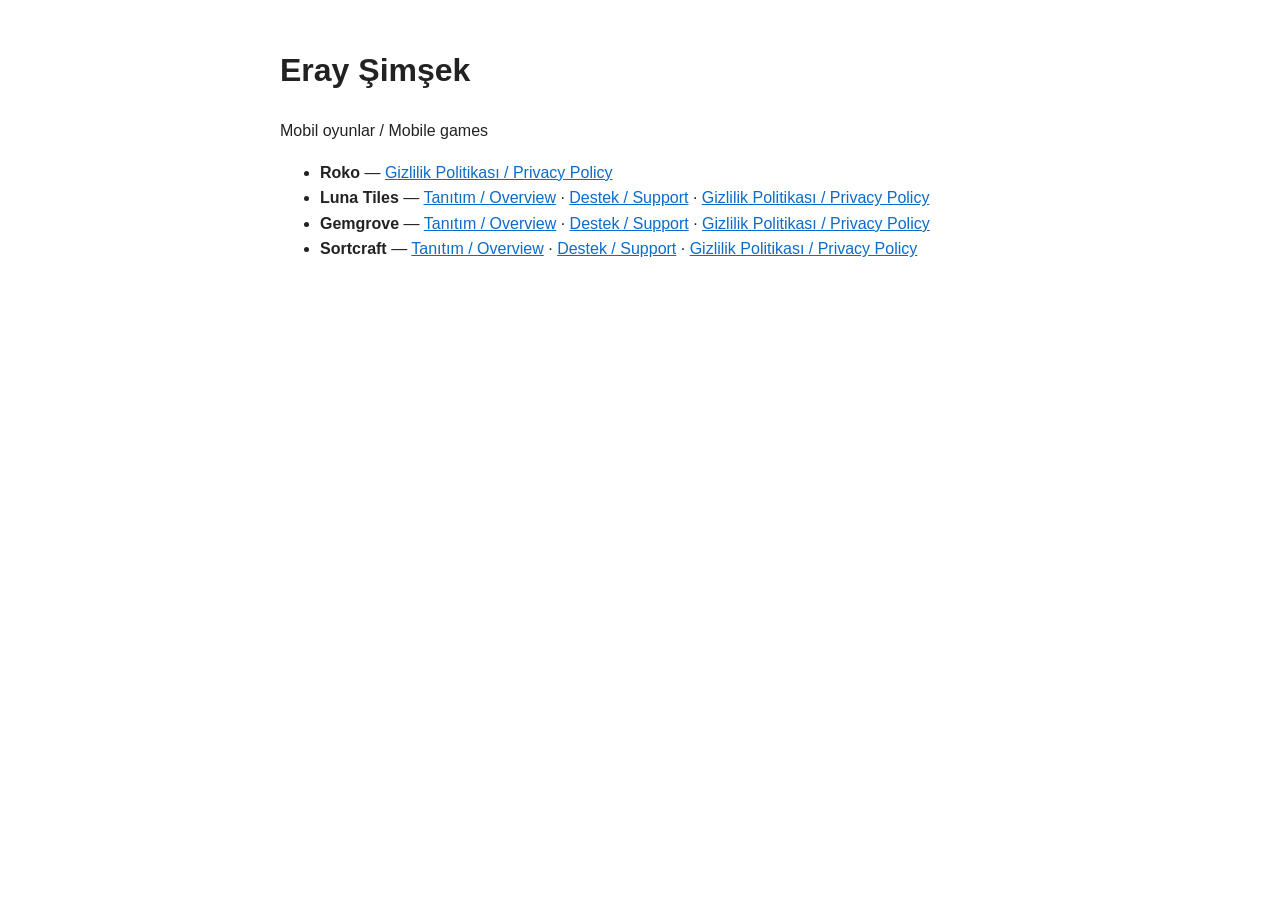
<file: index.html>
<!DOCTYPE html>
<html lang="tr">
<head>
<meta charset="utf-8">
<meta name="viewport" content="width=device-width, initial-scale=1">
<title>Eray Şimşek — Uygulamalar</title>
<style>
  body { font-family: -apple-system, "Segoe UI", Roboto, sans-serif; line-height: 1.6;
         max-width: 720px; margin: 0 auto; padding: 24px 16px; color: #222; }
  a { color: #0b6bcb; }
  @media (prefers-color-scheme: dark) { body { background: #121212; color: #ddd; } a { color: #6db3f2; } }
</style>
</head>
<body>
<h1>Eray Şimşek</h1>
<p>Mobil oyunlar / Mobile games</p>
<ul>
  <li><strong>Roko</strong> — <a href="privacy.html">Gizlilik Politikası / Privacy Policy</a></li>
  <li><strong>Luna Tiles</strong> — <a href="lunatiles/">Tanıtım / Overview</a> · <a href="lunatiles/support.html">Destek / Support</a> · <a href="lunatiles/privacy.html">Gizlilik Politikası / Privacy Policy</a></li>
  <li><strong>Gemgrove</strong> — <a href="gemgrove/">Tanıtım / Overview</a> · <a href="gemgrove/support.html">Destek / Support</a> · <a href="gemgrove/privacy.html">Gizlilik Politikası / Privacy Policy</a></li>
  <li><strong>Sortcraft</strong> — <a href="sortcraft/">Tanıtım / Overview</a> · <a href="sortcraft/support.html">Destek / Support</a> · <a href="sortcraft/privacy.html">Gizlilik Politikası / Privacy Policy</a></li>
</ul>
</body>
</html>
</file>
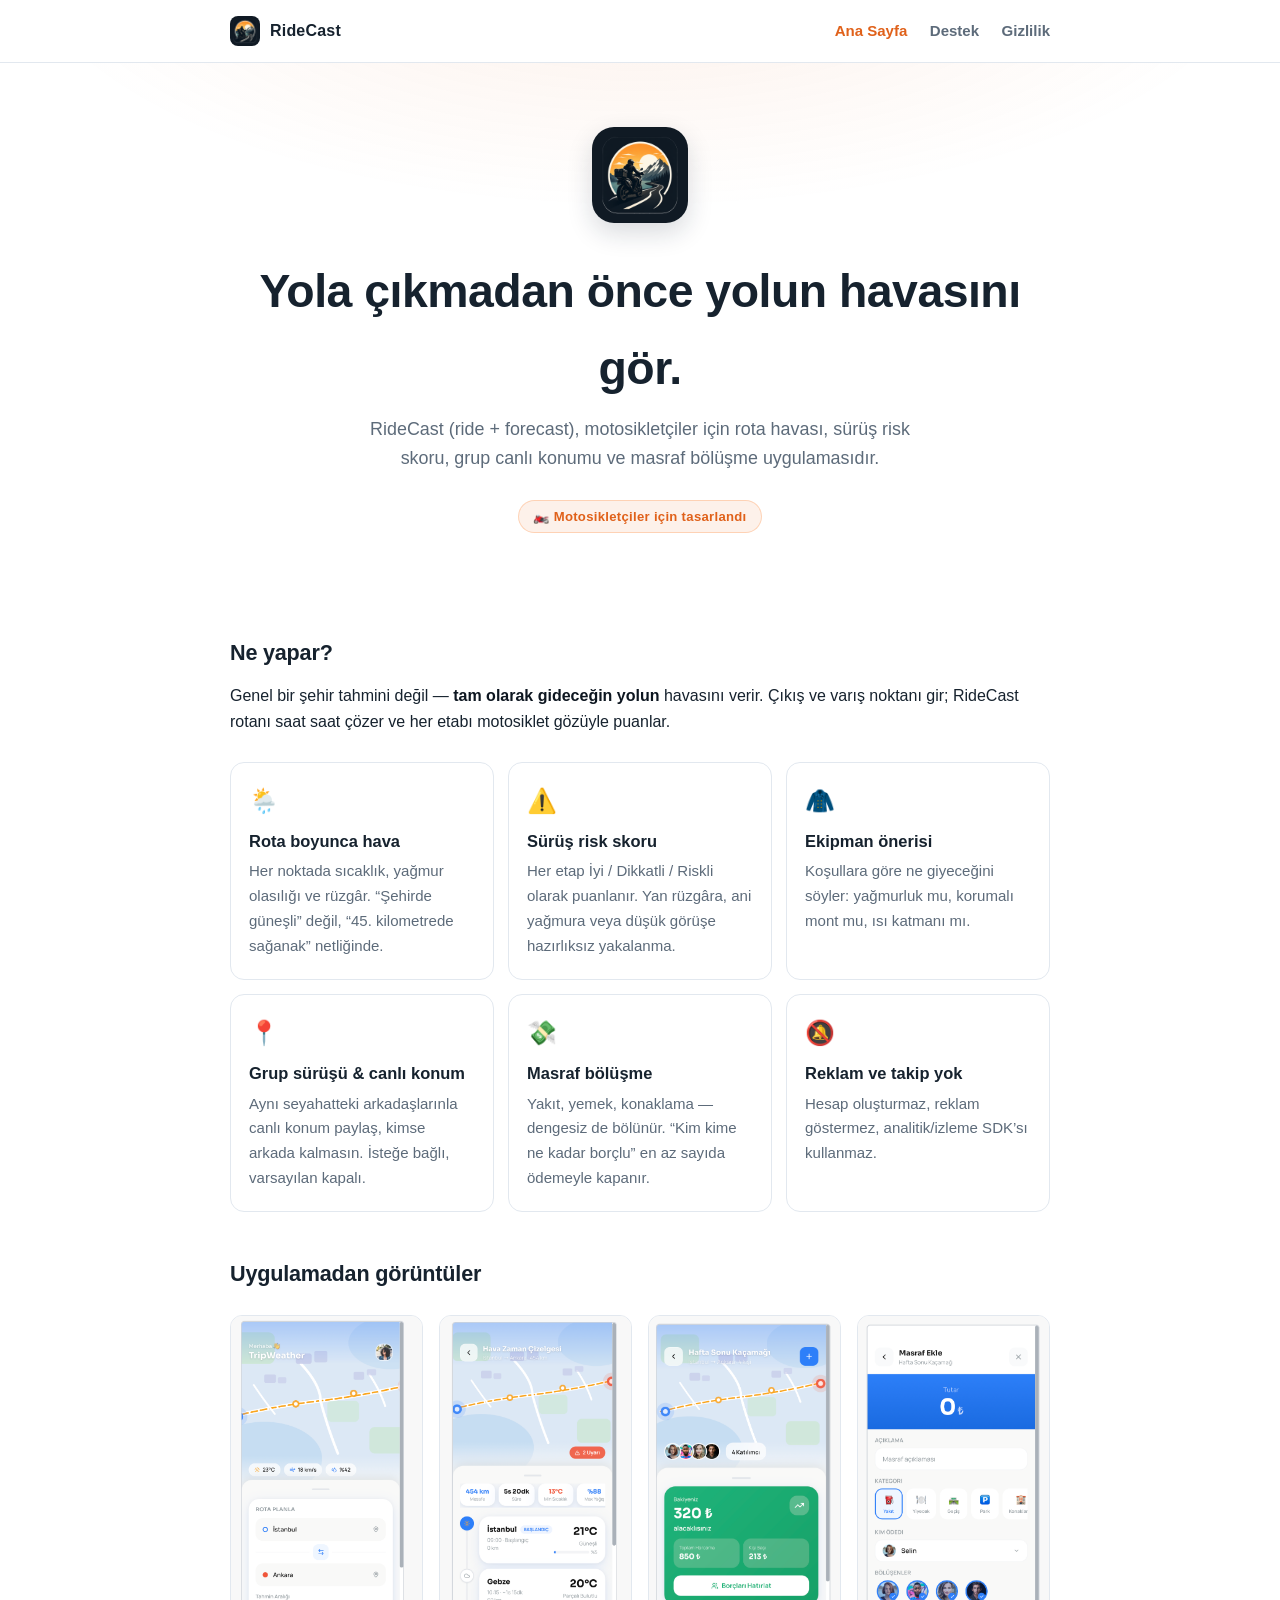
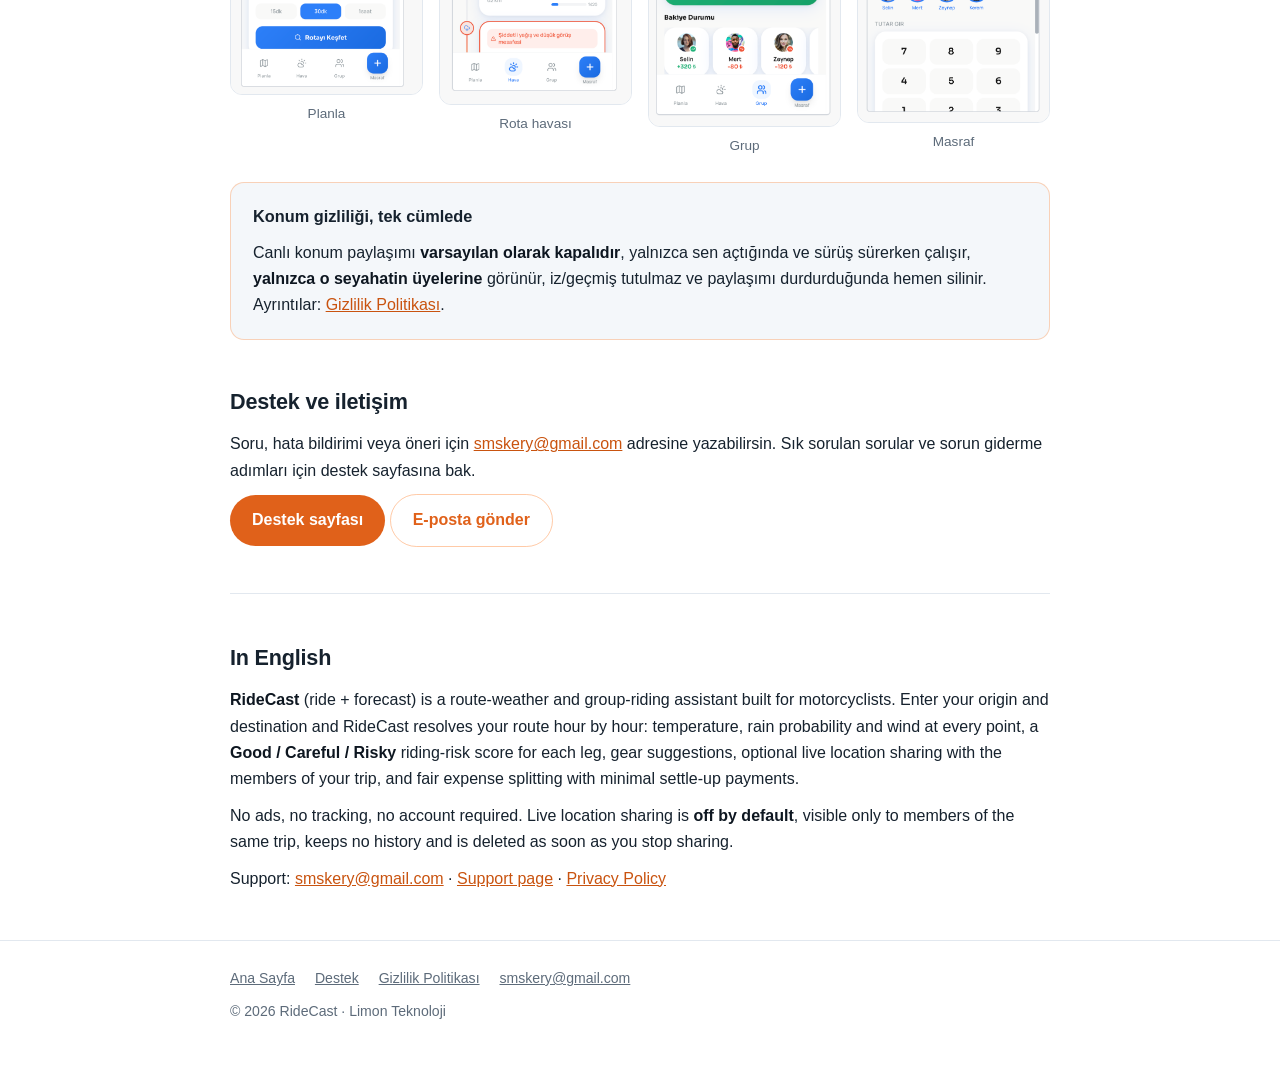
<file: ridecast/index.html>
<!DOCTYPE html>
<html lang="tr">
<head>
<meta charset="utf-8">
<meta name="viewport" content="width=device-width, initial-scale=1">
<title>RideCast — Motosikletçiler için rota havası, sürüş riski ve grup sürüşü</title>
<meta name="description" content="RideCast, motosikletçiler için rota boyunca saatlik hava tahmini, sürüş risk skoru, ekipman önerisi, grup canlı konumu ve masraf bölüşme sunar.">
<meta property="og:title" content="RideCast — Moto Rota &amp; Hava">
<meta property="og:description" content="Rotan boyunca saatlik hava, sürüş risk skoru ve grup canlı konumu. 🏍️">
<meta property="og:type" content="website">
<link rel="icon" href="assets/icon.png">
<link rel="stylesheet" href="style.css">
</head>
<body>

<header class="site">
  <div class="wrap">
    <a class="brand" href="./"><img src="assets/icon.png" alt="RideCast"> RideCast</a>
    <nav>
      <a href="./" aria-current="page">Ana Sayfa</a>
      <a href="support.html">Destek</a>
      <a href="privacy.html">Gizlilik</a>
    </nav>
  </div>
</header>

<section class="hero">
  <div class="wrap">
    <img class="appicon" src="assets/icon.png" alt="RideCast uygulama ikonu">
    <h1>Yola çıkmadan önce yolun havasını gör.</h1>
    <p class="tagline">RideCast (ride + forecast), motosikletçiler için rota havası, sürüş risk skoru,
      grup canlı konumu ve masraf bölüşme uygulamasıdır.</p>
    <p><span class="badge">🏍️ Motosikletçiler için tasarlandı</span></p>
  </div>
</section>

<main class="wrap">

  <h2>Ne yapar?</h2>
  <p>Genel bir şehir tahmini değil — <strong>tam olarak gideceğin yolun</strong> havasını verir.
    Çıkış ve varış noktanı gir; RideCast rotanı saat saat çözer ve her etabı motosiklet gözüyle puanlar.</p>

  <div class="features">
    <div class="feature">
      <div class="ico">🌦️</div>
      <h3>Rota boyunca hava</h3>
      <p>Her noktada sıcaklık, yağmur olasılığı ve rüzgâr. “Şehirde güneşli” değil, “45. kilometrede sağanak” netliğinde.</p>
    </div>
    <div class="feature">
      <div class="ico">⚠️</div>
      <h3>Sürüş risk skoru</h3>
      <p>Her etap İyi / Dikkatli / Riskli olarak puanlanır. Yan rüzgâra, ani yağmura veya düşük görüşe hazırlıksız yakalanma.</p>
    </div>
    <div class="feature">
      <div class="ico">🧥</div>
      <h3>Ekipman önerisi</h3>
      <p>Koşullara göre ne giyeceğini söyler: yağmurluk mu, korumalı mont mu, ısı katmanı mı.</p>
    </div>
    <div class="feature">
      <div class="ico">📍</div>
      <h3>Grup sürüşü &amp; canlı konum</h3>
      <p>Aynı seyahatteki arkadaşlarınla canlı konum paylaş, kimse arkada kalmasın. İsteğe bağlı, varsayılan kapalı.</p>
    </div>
    <div class="feature">
      <div class="ico">💸</div>
      <h3>Masraf bölüşme</h3>
      <p>Yakıt, yemek, konaklama — dengesiz de bölünür. “Kim kime ne kadar borçlu” en az sayıda ödemeyle kapanır.</p>
    </div>
    <div class="feature">
      <div class="ico">🔕</div>
      <h3>Reklam ve takip yok</h3>
      <p>Hesap oluşturmaz, reklam göstermez, analitik/izleme SDK’sı kullanmaz.</p>
    </div>
  </div>

  <h2>Uygulamadan görüntüler</h2>
  <div class="shots">
    <figure><img src="assets/planla.png" alt="Seyahat planlama ekranı"><figcaption>Planla</figcaption></figure>
    <figure><img src="assets/hava.png" alt="Rota boyunca saatlik hava ekranı"><figcaption>Rota havası</figcaption></figure>
    <figure><img src="assets/grup.png" alt="Grup ve canlı konum ekranı"><figcaption>Grup</figcaption></figure>
    <figure><img src="assets/masraf.png" alt="Masraf bölüşme ekranı"><figcaption>Masraf</figcaption></figure>
  </div>

  <div class="card accent">
    <h3 style="margin-top:0">Konum gizliliği, tek cümlede</h3>
    <p style="margin-bottom:0">Canlı konum paylaşımı <strong>varsayılan olarak kapalıdır</strong>, yalnızca sen açtığında
      ve sürüş sürerken çalışır, <strong>yalnızca o seyahatin üyelerine</strong> görünür, iz/geçmiş tutulmaz ve
      paylaşımı durdurduğunda hemen silinir. Ayrıntılar: <a href="privacy.html">Gizlilik Politikası</a>.</p>
  </div>

  <h2>Destek ve iletişim</h2>
  <p>Soru, hata bildirimi veya öneri için <a href="mailto:smskery@gmail.com">smskery@gmail.com</a> adresine yazabilirsin.
    Sık sorulan sorular ve sorun giderme adımları için destek sayfasına bak.</p>
  <p>
    <a class="btn" href="support.html">Destek sayfası</a>
    <a class="btn ghost" href="mailto:smskery@gmail.com">E-posta gönder</a>
  </p>

  <hr>

  <h2 id="en">In English</h2>
  <p><strong>RideCast</strong> (ride + forecast) is a route-weather and group-riding assistant built for motorcyclists.
    Enter your origin and destination and RideCast resolves your route hour by hour: temperature, rain probability and
    wind at every point, a <strong>Good / Careful / Risky</strong> riding-risk score for each leg, gear suggestions,
    optional live location sharing with the members of your trip, and fair expense splitting with minimal settle-up
    payments.</p>
  <p>No ads, no tracking, no account required. Live location sharing is <strong>off by default</strong>, visible only to
    members of the same trip, keeps no history and is deleted as soon as you stop sharing.</p>
  <p>Support: <a href="mailto:smskery@gmail.com">smskery@gmail.com</a> ·
    <a href="support.html">Support page</a> · <a href="privacy.html">Privacy Policy</a></p>

</main>

<footer class="site">
  <div class="wrap">
    <a href="./">Ana Sayfa</a>
    <a href="support.html">Destek</a>
    <a href="privacy.html">Gizlilik Politikası</a>
    <a href="mailto:smskery@gmail.com">smskery@gmail.com</a>
    <p>© 2026 RideCast · Limon Teknoloji</p>
  </div>
</footer>

</body>
</html>
</file>
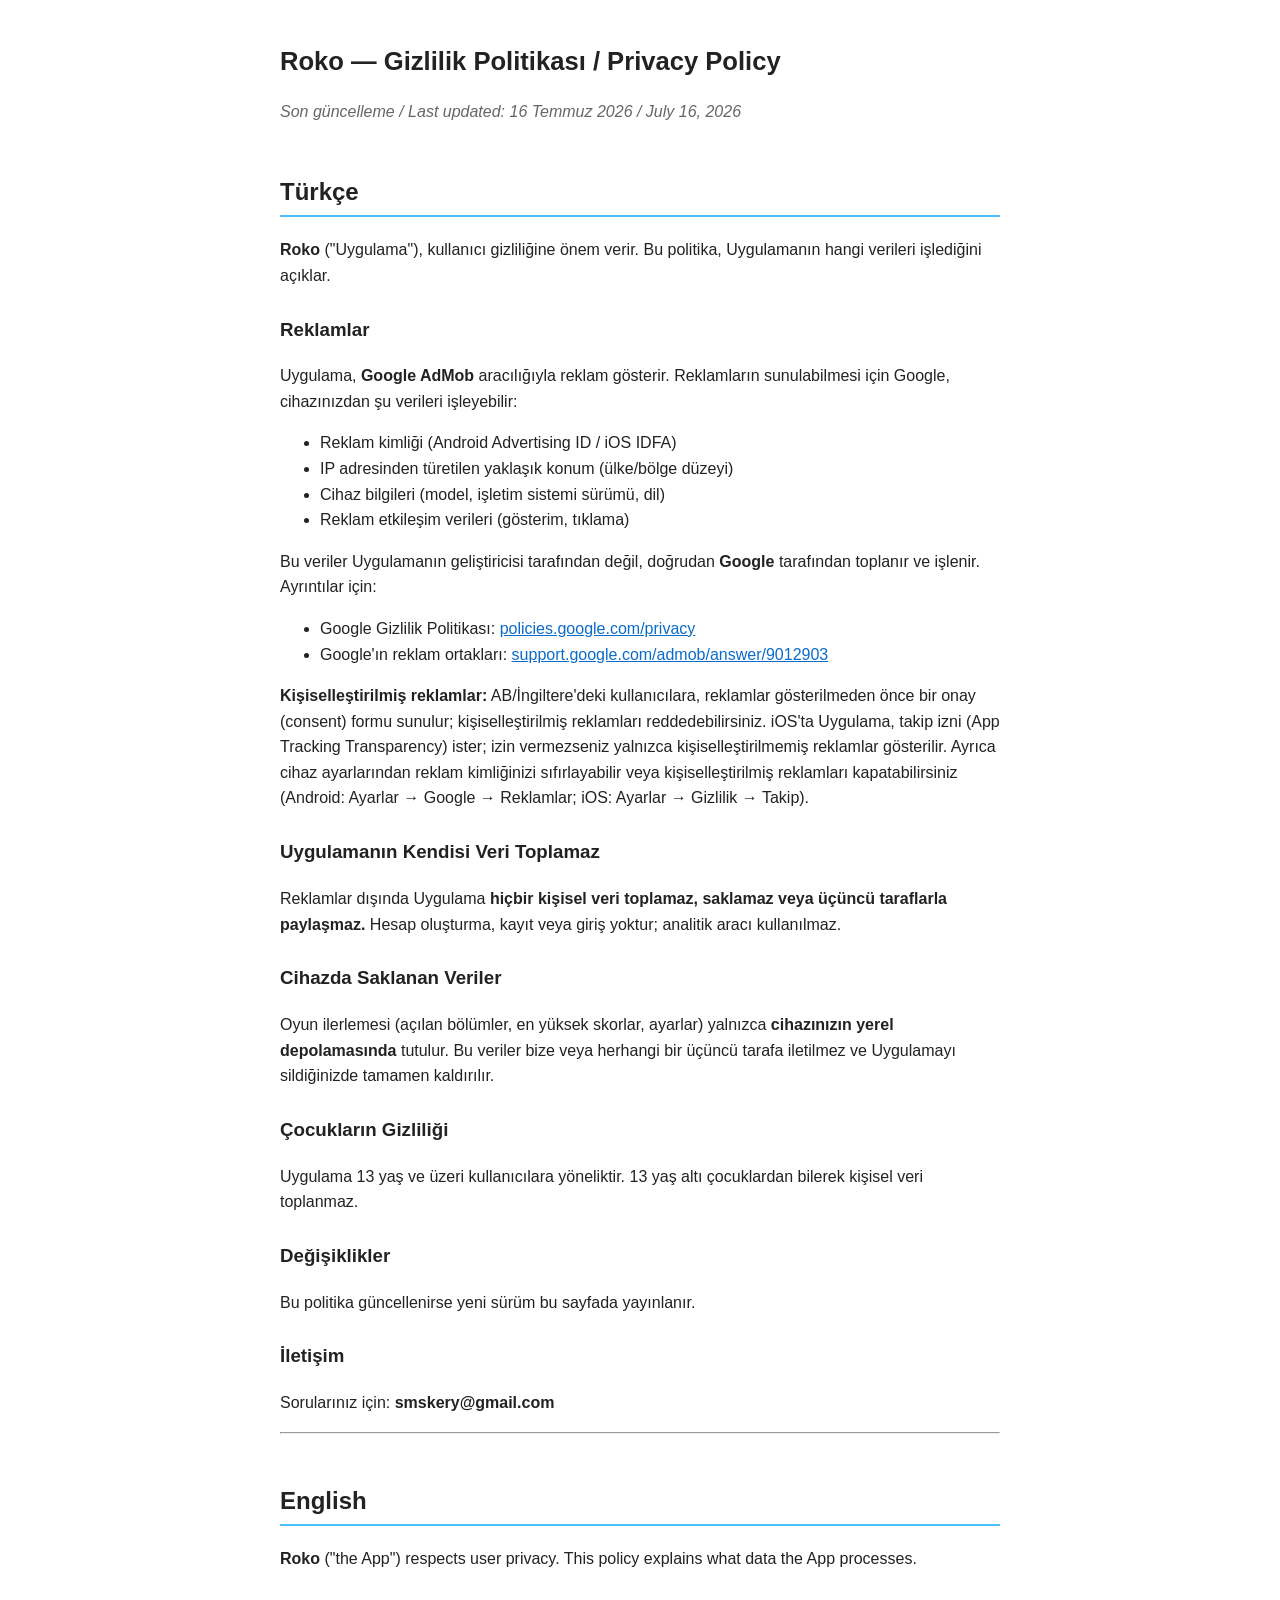
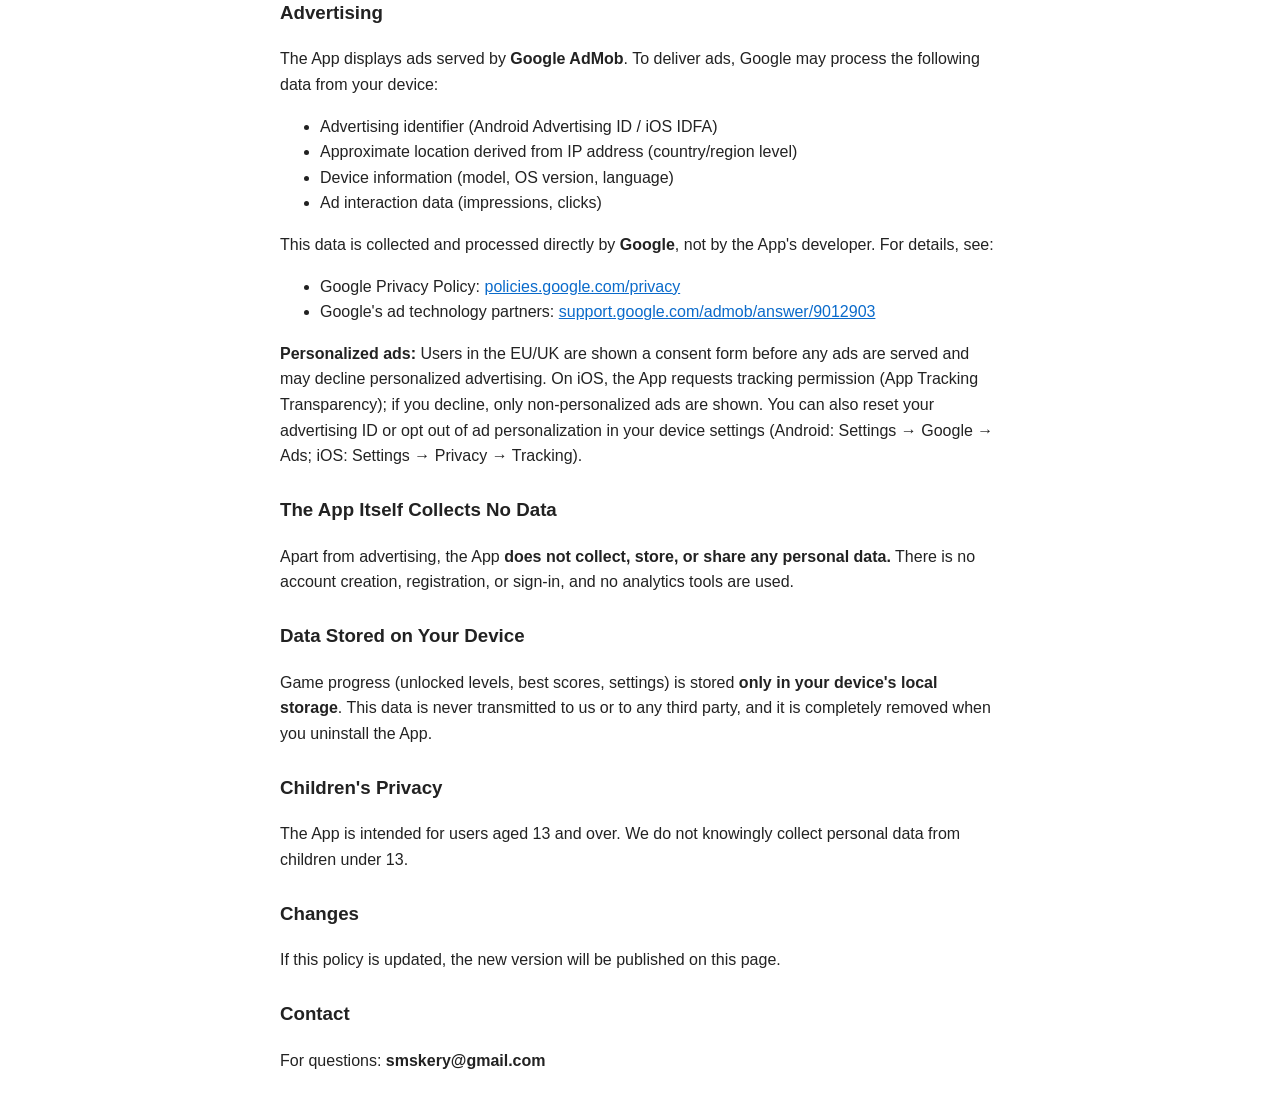
<file: privacy.html>
<!DOCTYPE html>
<html lang="tr">
<head>
<meta charset="utf-8">
<meta name="viewport" content="width=device-width, initial-scale=1">
<title>Roko — Gizlilik Politikası / Privacy Policy</title>
<style>
  body { font-family: -apple-system, "Segoe UI", Roboto, sans-serif; line-height: 1.6;
         max-width: 720px; margin: 0 auto; padding: 24px 16px; color: #222; }
  h1 { font-size: 1.6em; } h2 { margin-top: 2em; border-bottom: 2px solid #49C0FB; padding-bottom: 4px; }
  h3 { margin-top: 1.4em; }
  a { color: #0b6bcb; }
  .updated { color: #666; font-style: italic; }
  @media (prefers-color-scheme: dark) {
    body { background: #121212; color: #ddd; }
    a { color: #6db3f2; } .updated { color: #999; }
  }
</style>
</head>
<body>
<h1>Roko — Gizlilik Politikası / Privacy Policy</h1>
<p class="updated">Son güncelleme / Last updated: 16 Temmuz 2026 / July 16, 2026</p>

<h2>Türkçe</h2>
<p><strong>Roko</strong> ("Uygulama"), kullanıcı gizliliğine önem verir. Bu politika,
Uygulamanın hangi verileri işlediğini açıklar.</p>

<h3>Reklamlar</h3>
<p>Uygulama, <strong>Google AdMob</strong> aracılığıyla reklam gösterir. Reklamların
sunulabilmesi için Google, cihazınızdan şu verileri işleyebilir:</p>
<ul>
  <li>Reklam kimliği (Android Advertising ID / iOS IDFA)</li>
  <li>IP adresinden türetilen yaklaşık konum (ülke/bölge düzeyi)</li>
  <li>Cihaz bilgileri (model, işletim sistemi sürümü, dil)</li>
  <li>Reklam etkileşim verileri (gösterim, tıklama)</li>
</ul>
<p>Bu veriler Uygulamanın geliştiricisi tarafından değil, doğrudan <strong>Google</strong>
tarafından toplanır ve işlenir. Ayrıntılar için:</p>
<ul>
  <li>Google Gizlilik Politikası: <a href="https://policies.google.com/privacy">policies.google.com/privacy</a></li>
  <li>Google'ın reklam ortakları: <a href="https://support.google.com/admob/answer/9012903">support.google.com/admob/answer/9012903</a></li>
</ul>
<p><strong>Kişiselleştirilmiş reklamlar:</strong> AB/İngiltere'deki kullanıcılara, reklamlar
gösterilmeden önce bir onay (consent) formu sunulur; kişiselleştirilmiş reklamları
reddedebilirsiniz. iOS'ta Uygulama, takip izni (App Tracking Transparency) ister; izin
vermezseniz yalnızca kişiselleştirilmemiş reklamlar gösterilir. Ayrıca cihaz ayarlarından
reklam kimliğinizi sıfırlayabilir veya kişiselleştirilmiş reklamları kapatabilirsiniz
(Android: Ayarlar → Google → Reklamlar; iOS: Ayarlar → Gizlilik → Takip).</p>

<h3>Uygulamanın Kendisi Veri Toplamaz</h3>
<p>Reklamlar dışında Uygulama <strong>hiçbir kişisel veri toplamaz, saklamaz veya üçüncü
taraflarla paylaşmaz.</strong> Hesap oluşturma, kayıt veya giriş yoktur; analitik aracı
kullanılmaz.</p>

<h3>Cihazda Saklanan Veriler</h3>
<p>Oyun ilerlemesi (açılan bölümler, en yüksek skorlar, ayarlar) yalnızca
<strong>cihazınızın yerel depolamasında</strong> tutulur. Bu veriler bize veya herhangi bir
üçüncü tarafa iletilmez ve Uygulamayı sildiğinizde tamamen kaldırılır.</p>

<h3>Çocukların Gizliliği</h3>
<p>Uygulama 13 yaş ve üzeri kullanıcılara yöneliktir. 13 yaş altı çocuklardan bilerek
kişisel veri toplanmaz.</p>

<h3>Değişiklikler</h3>
<p>Bu politika güncellenirse yeni sürüm bu sayfada yayınlanır.</p>

<h3>İletişim</h3>
<p>Sorularınız için: <strong>smskery@gmail.com</strong></p>

<hr>

<h2>English</h2>
<p><strong>Roko</strong> ("the App") respects user privacy. This policy explains what data
the App processes.</p>

<h3>Advertising</h3>
<p>The App displays ads served by <strong>Google AdMob</strong>. To deliver ads, Google may
process the following data from your device:</p>
<ul>
  <li>Advertising identifier (Android Advertising ID / iOS IDFA)</li>
  <li>Approximate location derived from IP address (country/region level)</li>
  <li>Device information (model, OS version, language)</li>
  <li>Ad interaction data (impressions, clicks)</li>
</ul>
<p>This data is collected and processed directly by <strong>Google</strong>, not by the
App's developer. For details, see:</p>
<ul>
  <li>Google Privacy Policy: <a href="https://policies.google.com/privacy">policies.google.com/privacy</a></li>
  <li>Google's ad technology partners: <a href="https://support.google.com/admob/answer/9012903">support.google.com/admob/answer/9012903</a></li>
</ul>
<p><strong>Personalized ads:</strong> Users in the EU/UK are shown a consent form before any
ads are served and may decline personalized advertising. On iOS, the App requests tracking
permission (App Tracking Transparency); if you decline, only non-personalized ads are shown.
You can also reset your advertising ID or opt out of ad personalization in your device
settings (Android: Settings → Google → Ads; iOS: Settings → Privacy → Tracking).</p>

<h3>The App Itself Collects No Data</h3>
<p>Apart from advertising, the App <strong>does not collect, store, or share any personal
data.</strong> There is no account creation, registration, or sign-in, and no analytics
tools are used.</p>

<h3>Data Stored on Your Device</h3>
<p>Game progress (unlocked levels, best scores, settings) is stored <strong>only in your
device's local storage</strong>. This data is never transmitted to us or to any third
party, and it is completely removed when you uninstall the App.</p>

<h3>Children's Privacy</h3>
<p>The App is intended for users aged 13 and over. We do not knowingly collect personal
data from children under 13.</p>

<h3>Changes</h3>
<p>If this policy is updated, the new version will be published on this page.</p>

<h3>Contact</h3>
<p>For questions: <strong>smskery@gmail.com</strong></p>
</body>
</html>
</file>
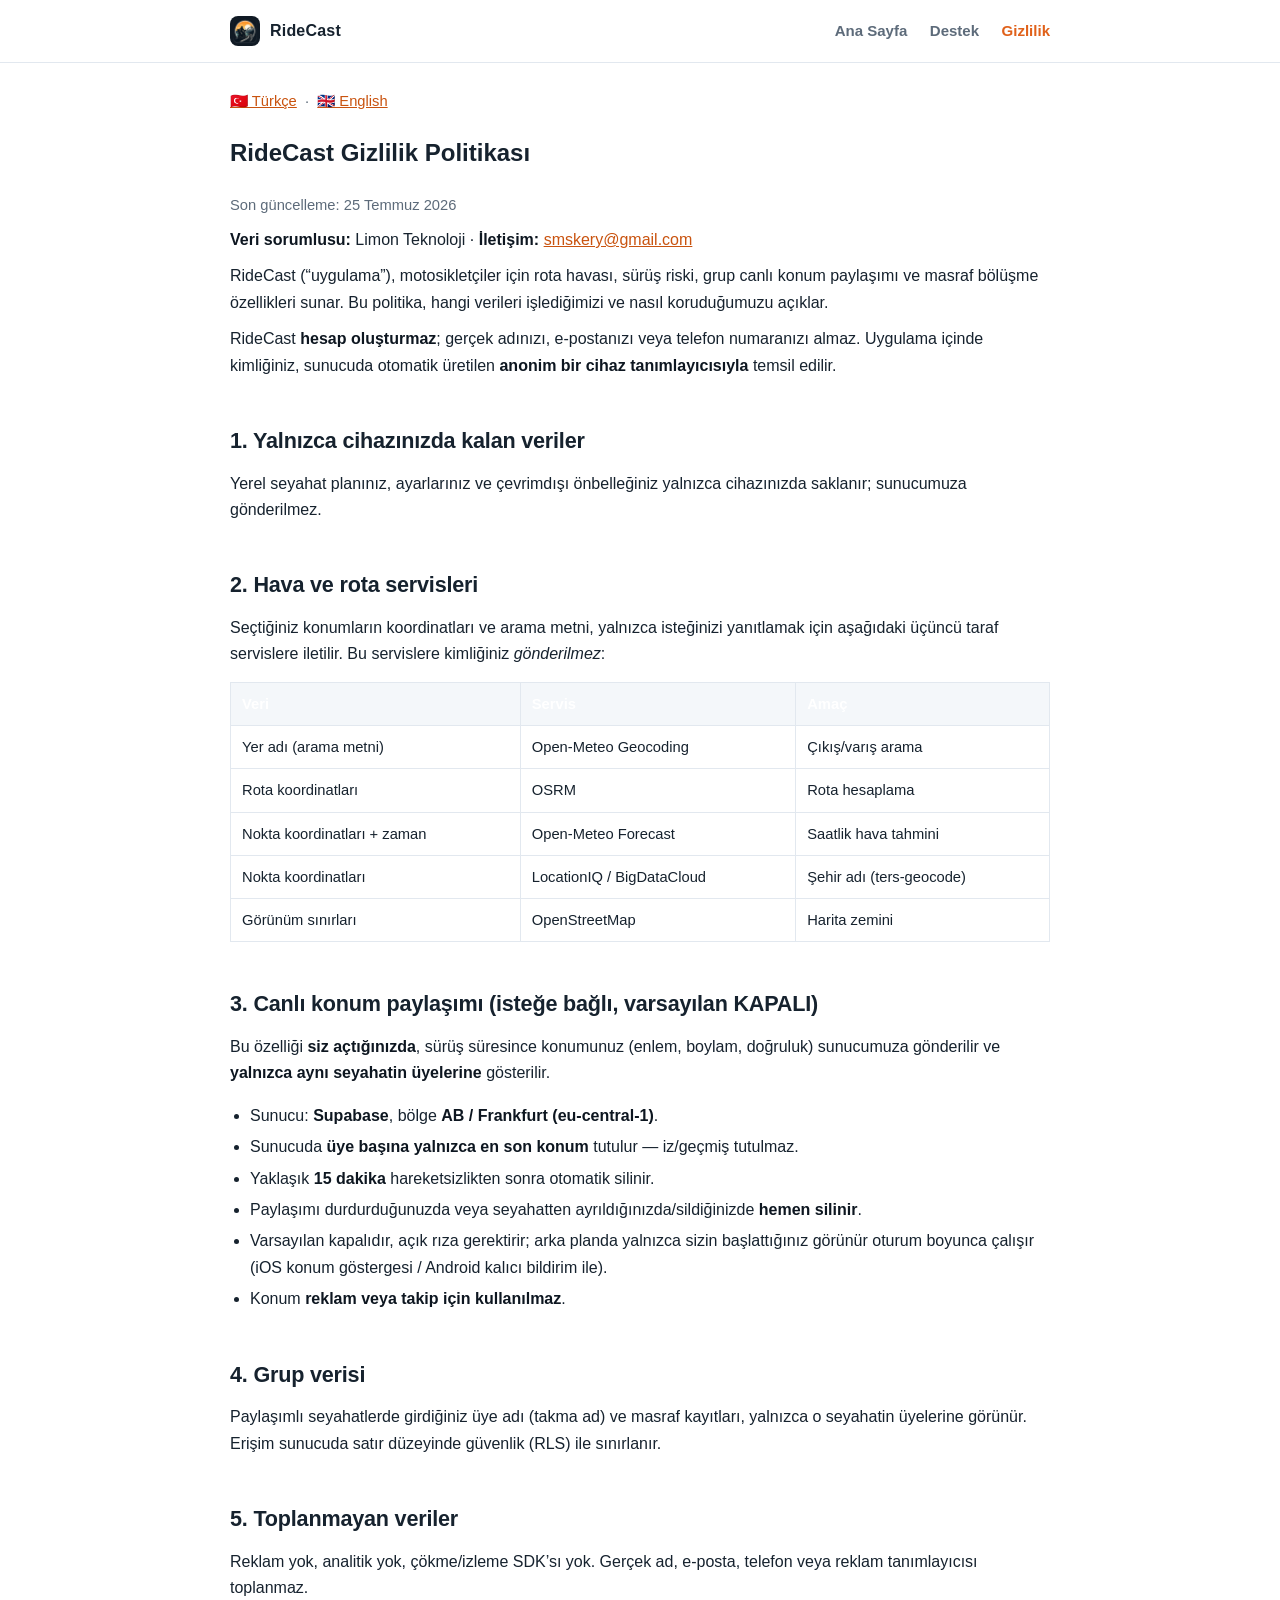
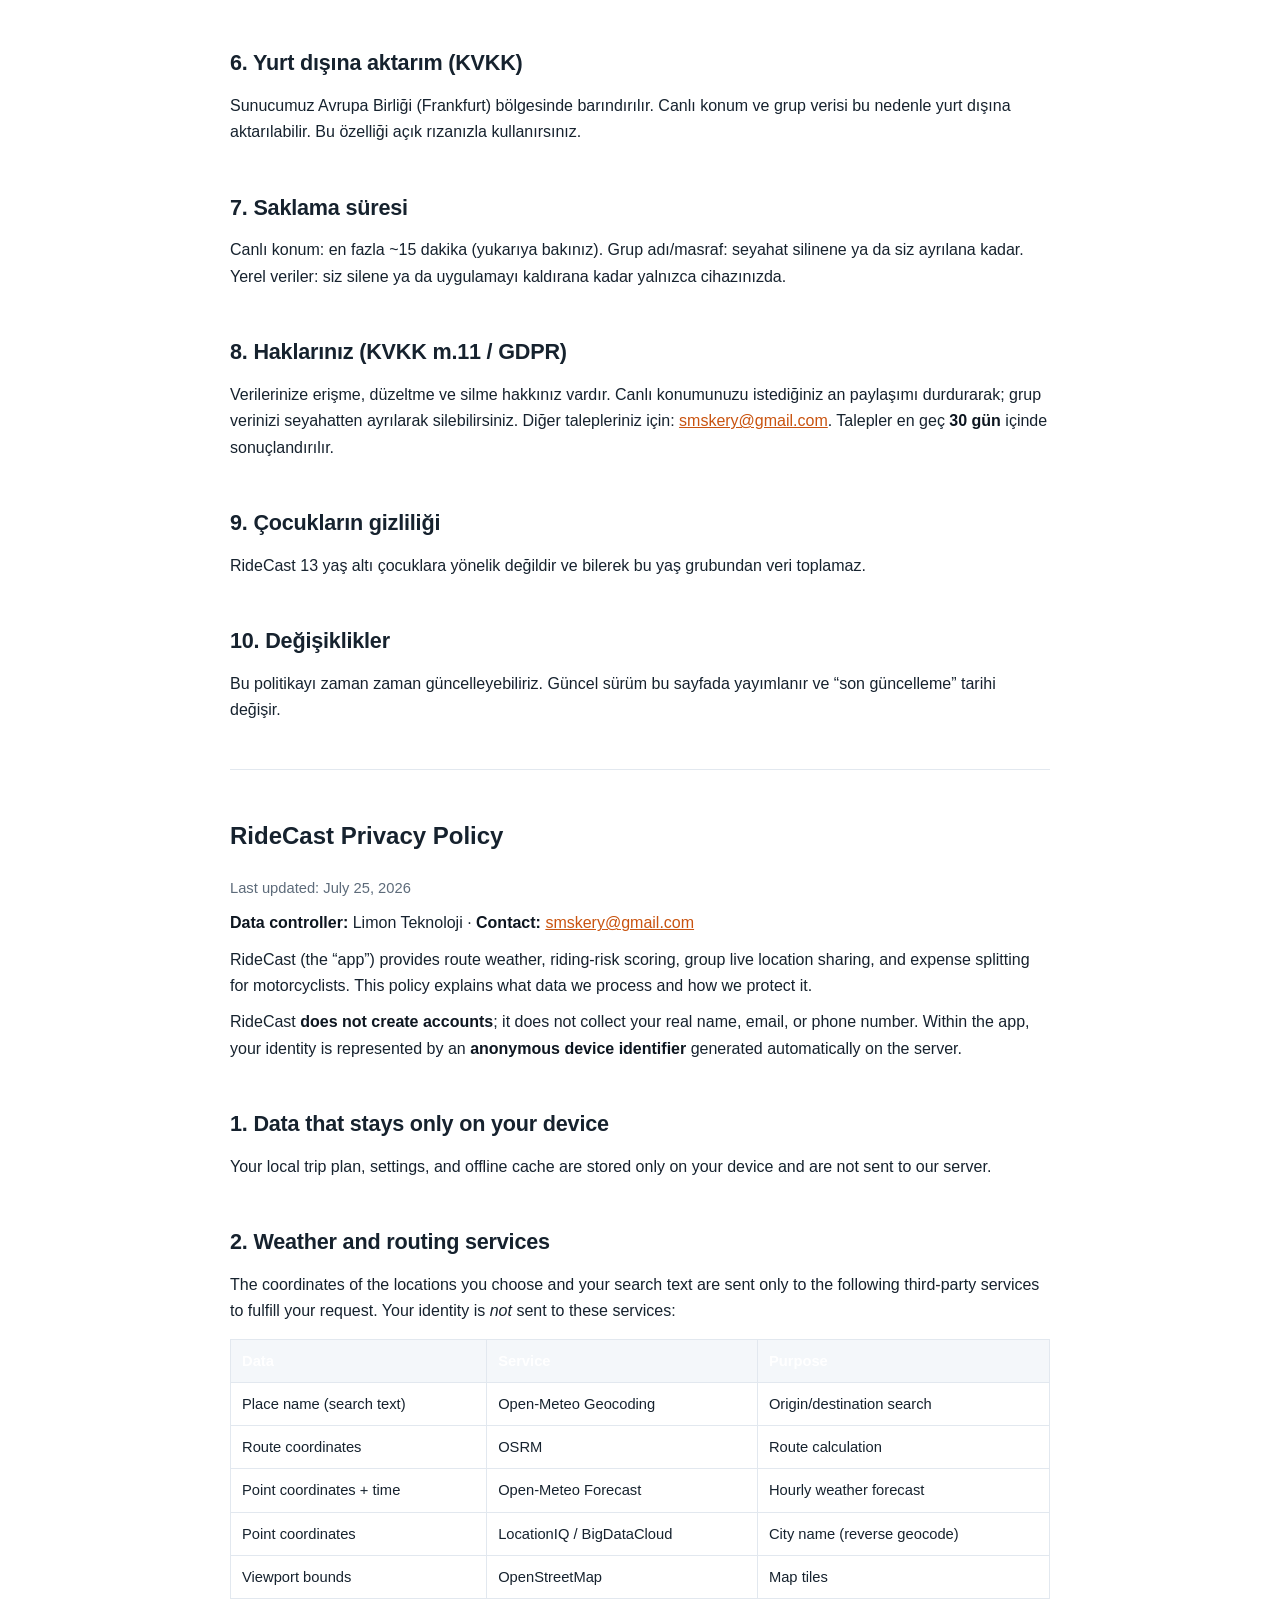
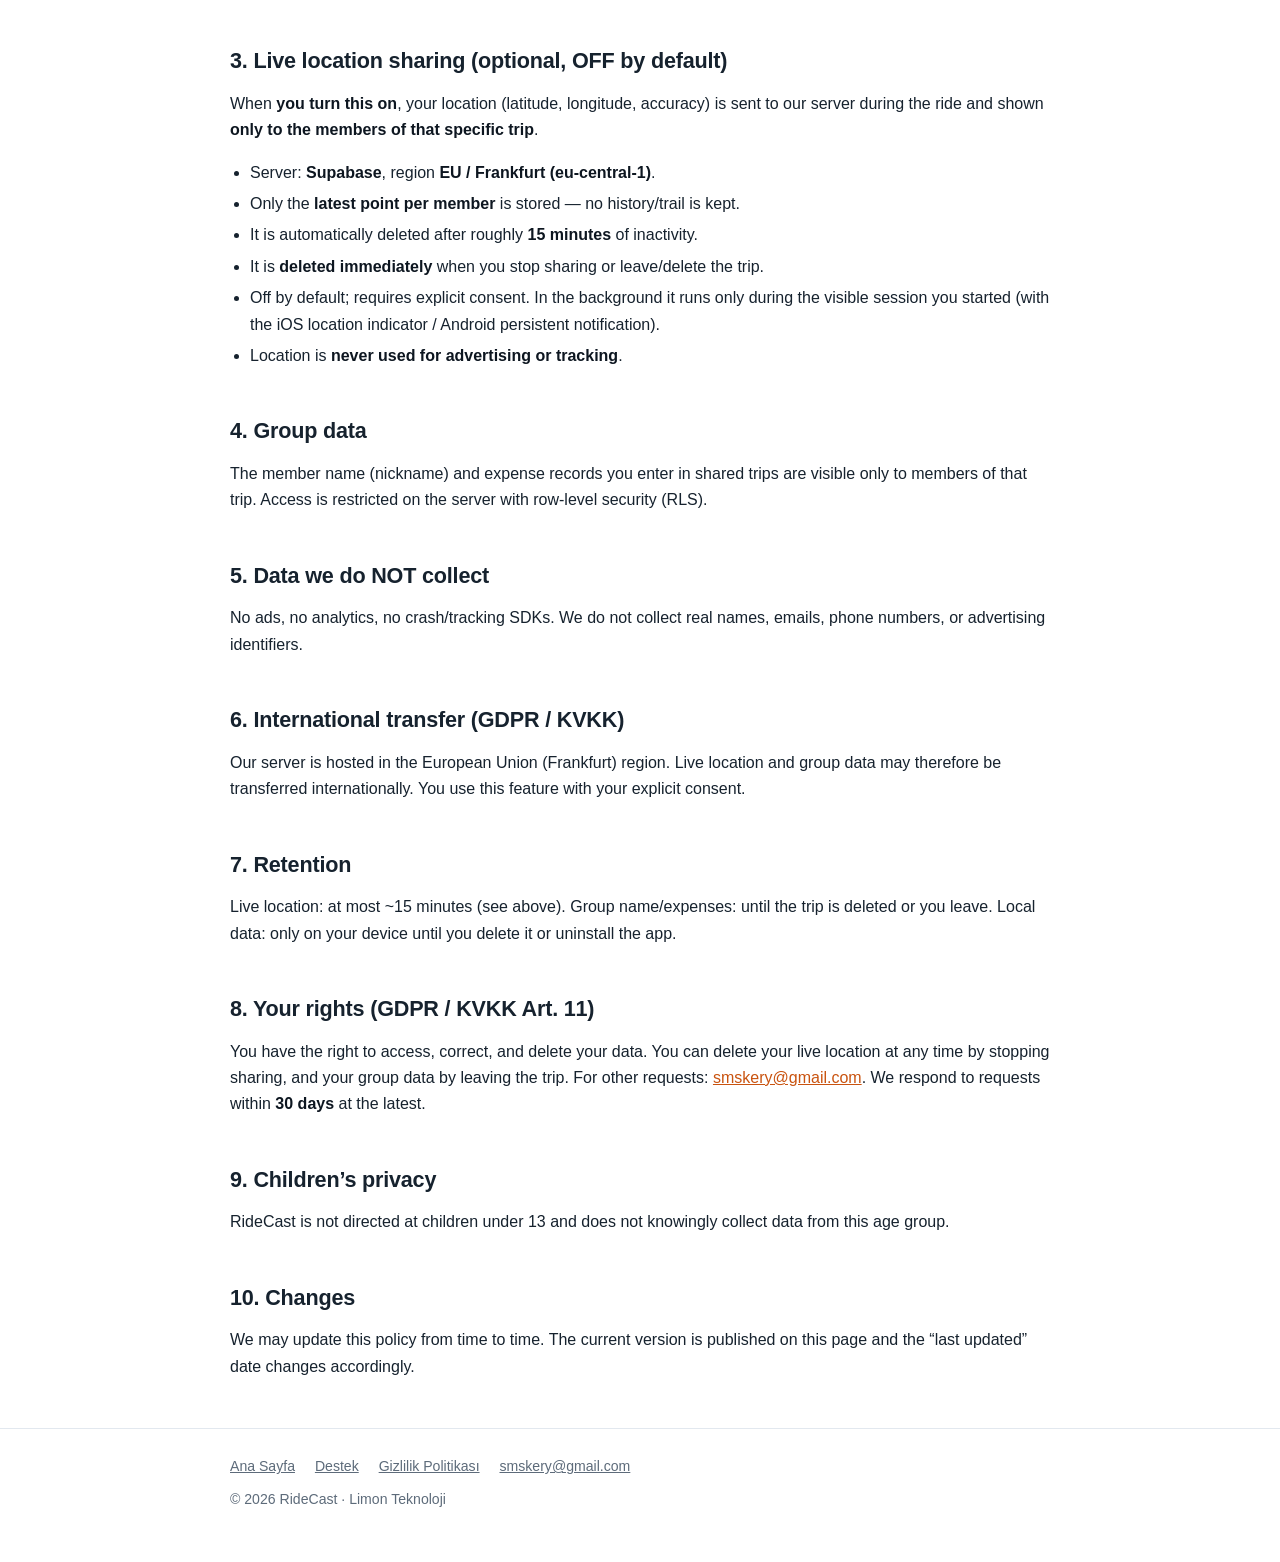
<file: ridecast/privacy.html>
<!DOCTYPE html>
<html lang="tr">
<head>
<meta charset="utf-8">
<meta name="viewport" content="width=device-width, initial-scale=1">
<title>RideCast — Gizlilik Politikası / Privacy Policy</title>
<meta name="description" content="RideCast gizlilik politikası: hangi verileri işliyoruz, canlı konum nasıl saklanıyor, haklarınız (KVKK / GDPR).">
<link rel="icon" href="assets/icon.png">
<link rel="stylesheet" href="style.css">
</head>
<body>

<header class="site">
  <div class="wrap">
    <a class="brand" href="./"><img src="assets/icon.png" alt="RideCast"> RideCast</a>
    <nav>
      <a href="./">Ana Sayfa</a>
      <a href="support.html">Destek</a>
      <a href="privacy.html" aria-current="page">Gizlilik</a>
    </nav>
  </div>
</header>

<main class="wrap">

<p class="muted" style="margin-top:26px"><a href="#tr">🇹🇷 Türkçe</a> &nbsp;·&nbsp; <a href="#en">🇬🇧 English</a></p>

<!-- ===================== TÜRKÇE ===================== -->
<section id="tr">

<h1>RideCast Gizlilik Politikası</h1>
<p class="muted">Son güncelleme: 25 Temmuz 2026</p>

<p><strong>Veri sorumlusu:</strong> Limon Teknoloji &middot;
<strong>İletişim:</strong> <a href="mailto:smskery@gmail.com">smskery@gmail.com</a></p>

<p>RideCast (“uygulama”), motosikletçiler için rota havası, sürüş riski, grup
canlı konum paylaşımı ve masraf bölüşme özellikleri sunar. Bu politika, hangi
verileri işlediğimizi ve nasıl koruduğumuzu açıklar.</p>

<p>RideCast <strong>hesap oluşturmaz</strong>; gerçek adınızı, e-postanızı veya
telefon numaranızı almaz. Uygulama içinde kimliğiniz, sunucuda otomatik üretilen
<strong>anonim bir cihaz tanımlayıcısıyla</strong> temsil edilir.</p>

<h2>1. Yalnızca cihazınızda kalan veriler</h2>
<p>Yerel seyahat planınız, ayarlarınız ve çevrimdışı önbelleğiniz yalnızca
cihazınızda saklanır; sunucumuza gönderilmez.</p>

<h2>2. Hava ve rota servisleri</h2>
<p>Seçtiğiniz konumların koordinatları ve arama metni, yalnızca isteğinizi
yanıtlamak için aşağıdaki üçüncü taraf servislere iletilir. Bu servislere
kimliğiniz <em>gönderilmez</em>:</p>
<div class="table-scroll">
<table>
<tr><th>Veri</th><th>Servis</th><th>Amaç</th></tr>
<tr><td>Yer adı (arama metni)</td><td>Open-Meteo Geocoding</td><td>Çıkış/varış arama</td></tr>
<tr><td>Rota koordinatları</td><td>OSRM</td><td>Rota hesaplama</td></tr>
<tr><td>Nokta koordinatları + zaman</td><td>Open-Meteo Forecast</td><td>Saatlik hava tahmini</td></tr>
<tr><td>Nokta koordinatları</td><td>LocationIQ / BigDataCloud</td><td>Şehir adı (ters-geocode)</td></tr>
<tr><td>Görünüm sınırları</td><td>OpenStreetMap</td><td>Harita zemini</td></tr>
</table>
</div>

<h2>3. Canlı konum paylaşımı (isteğe bağlı, varsayılan KAPALI)</h2>
<p>Bu özelliği <strong>siz açtığınızda</strong>, sürüş süresince konumunuz
(enlem, boylam, doğruluk) sunucumuza gönderilir ve <strong>yalnızca aynı
seyahatin üyelerine</strong> gösterilir.</p>
<ul>
  <li>Sunucu: <strong>Supabase</strong>, bölge <strong>AB / Frankfurt (eu-central-1)</strong>.</li>
  <li>Sunucuda <strong>üye başına yalnızca en son konum</strong> tutulur — iz/geçmiş tutulmaz.</li>
  <li>Yaklaşık <strong>15 dakika</strong> hareketsizlikten sonra otomatik silinir.</li>
  <li>Paylaşımı durdurduğunuzda veya seyahatten ayrıldığınızda/sildiğinizde
      <strong>hemen silinir</strong>.</li>
  <li>Varsayılan kapalıdır, açık rıza gerektirir; arka planda yalnızca sizin
      başlattığınız görünür oturum boyunca çalışır (iOS konum göstergesi /
      Android kalıcı bildirim ile).</li>
  <li>Konum <strong>reklam veya takip için kullanılmaz</strong>.</li>
</ul>

<h2>4. Grup verisi</h2>
<p>Paylaşımlı seyahatlerde girdiğiniz üye adı (takma ad) ve masraf kayıtları,
yalnızca o seyahatin üyelerine görünür. Erişim sunucuda satır düzeyinde güvenlik
(RLS) ile sınırlanır.</p>

<h2>5. Toplanmayan veriler</h2>
<p>Reklam yok, analitik yok, çökme/izleme SDK’sı yok. Gerçek ad, e-posta, telefon
veya reklam tanımlayıcısı toplanmaz.</p>

<h2>6. Yurt dışına aktarım (KVKK)</h2>
<p>Sunucumuz Avrupa Birliği (Frankfurt) bölgesinde barındırılır. Canlı konum ve
grup verisi bu nedenle yurt dışına aktarılabilir. Bu özelliği açık rızanızla
kullanırsınız.</p>

<h2>7. Saklama süresi</h2>
<p>Canlı konum: en fazla ~15 dakika (yukarıya bakınız). Grup adı/masraf: seyahat
silinene ya da siz ayrılana kadar. Yerel veriler: siz silene ya da uygulamayı
kaldırana kadar yalnızca cihazınızda.</p>

<h2>8. Haklarınız (KVKK m.11 / GDPR)</h2>
<p>Verilerinize erişme, düzeltme ve silme hakkınız vardır. Canlı konumunuzu
istediğiniz an paylaşımı durdurarak; grup verinizi seyahatten ayrılarak
silebilirsiniz. Diğer talepleriniz için:
<a href="mailto:smskery@gmail.com">smskery@gmail.com</a>. Talepler en geç
<strong>30 gün</strong> içinde sonuçlandırılır.</p>

<h2>9. Çocukların gizliliği</h2>
<p>RideCast 13 yaş altı çocuklara yönelik değildir ve bilerek bu yaş grubundan
veri toplamaz.</p>

<h2>10. Değişiklikler</h2>
<p>Bu politikayı zaman zaman güncelleyebiliriz. Güncel sürüm bu sayfada yayımlanır
ve “son güncelleme” tarihi değişir.</p>

</section>

<hr>

<!-- ===================== ENGLISH ===================== -->
<section id="en">

<h1>RideCast Privacy Policy</h1>
<p class="muted">Last updated: July 25, 2026</p>

<p><strong>Data controller:</strong> Limon Teknoloji &middot;
<strong>Contact:</strong> <a href="mailto:smskery@gmail.com">smskery@gmail.com</a></p>

<p>RideCast (the “app”) provides route weather, riding-risk scoring, group live
location sharing, and expense splitting for motorcyclists. This policy explains
what data we process and how we protect it.</p>

<p>RideCast <strong>does not create accounts</strong>; it does not collect your
real name, email, or phone number. Within the app, your identity is represented
by an <strong>anonymous device identifier</strong> generated automatically on the
server.</p>

<h2>1. Data that stays only on your device</h2>
<p>Your local trip plan, settings, and offline cache are stored only on your
device and are not sent to our server.</p>

<h2>2. Weather and routing services</h2>
<p>The coordinates of the locations you choose and your search text are sent only
to the following third-party services to fulfill your request. Your identity is
<em>not</em> sent to these services:</p>
<div class="table-scroll">
<table>
<tr><th>Data</th><th>Service</th><th>Purpose</th></tr>
<tr><td>Place name (search text)</td><td>Open-Meteo Geocoding</td><td>Origin/destination search</td></tr>
<tr><td>Route coordinates</td><td>OSRM</td><td>Route calculation</td></tr>
<tr><td>Point coordinates + time</td><td>Open-Meteo Forecast</td><td>Hourly weather forecast</td></tr>
<tr><td>Point coordinates</td><td>LocationIQ / BigDataCloud</td><td>City name (reverse geocode)</td></tr>
<tr><td>Viewport bounds</td><td>OpenStreetMap</td><td>Map tiles</td></tr>
</table>
</div>

<h2>3. Live location sharing (optional, OFF by default)</h2>
<p>When <strong>you turn this on</strong>, your location (latitude, longitude,
accuracy) is sent to our server during the ride and shown
<strong>only to the members of that specific trip</strong>.</p>
<ul>
  <li>Server: <strong>Supabase</strong>, region <strong>EU / Frankfurt (eu-central-1)</strong>.</li>
  <li>Only the <strong>latest point per member</strong> is stored — no history/trail is kept.</li>
  <li>It is automatically deleted after roughly <strong>15 minutes</strong> of inactivity.</li>
  <li>It is <strong>deleted immediately</strong> when you stop sharing or leave/delete the trip.</li>
  <li>Off by default; requires explicit consent. In the background it runs only
      during the visible session you started (with the iOS location indicator /
      Android persistent notification).</li>
  <li>Location is <strong>never used for advertising or tracking</strong>.</li>
</ul>

<h2>4. Group data</h2>
<p>The member name (nickname) and expense records you enter in shared trips are
visible only to members of that trip. Access is restricted on the server with
row-level security (RLS).</p>

<h2>5. Data we do NOT collect</h2>
<p>No ads, no analytics, no crash/tracking SDKs. We do not collect real names,
emails, phone numbers, or advertising identifiers.</p>

<h2>6. International transfer (GDPR / KVKK)</h2>
<p>Our server is hosted in the European Union (Frankfurt) region. Live location
and group data may therefore be transferred internationally. You use this feature
with your explicit consent.</p>

<h2>7. Retention</h2>
<p>Live location: at most ~15 minutes (see above). Group name/expenses: until the
trip is deleted or you leave. Local data: only on your device until you delete it
or uninstall the app.</p>

<h2>8. Your rights (GDPR / KVKK Art. 11)</h2>
<p>You have the right to access, correct, and delete your data. You can delete
your live location at any time by stopping sharing, and your group data by leaving
the trip. For other requests:
<a href="mailto:smskery@gmail.com">smskery@gmail.com</a>. We respond to requests
within <strong>30 days</strong> at the latest.</p>

<h2>9. Children’s privacy</h2>
<p>RideCast is not directed at children under 13 and does not knowingly collect
data from this age group.</p>

<h2>10. Changes</h2>
<p>We may update this policy from time to time. The current version is published
on this page and the “last updated” date changes accordingly.</p>

</section>

</main>

<footer class="site">
  <div class="wrap">
    <a href="./">Ana Sayfa</a>
    <a href="support.html">Destek</a>
    <a href="privacy.html">Gizlilik Politikası</a>
    <a href="mailto:smskery@gmail.com">smskery@gmail.com</a>
    <p>© 2026 RideCast · Limon Teknoloji</p>
  </div>
</footer>

</body>
</html>
</file>
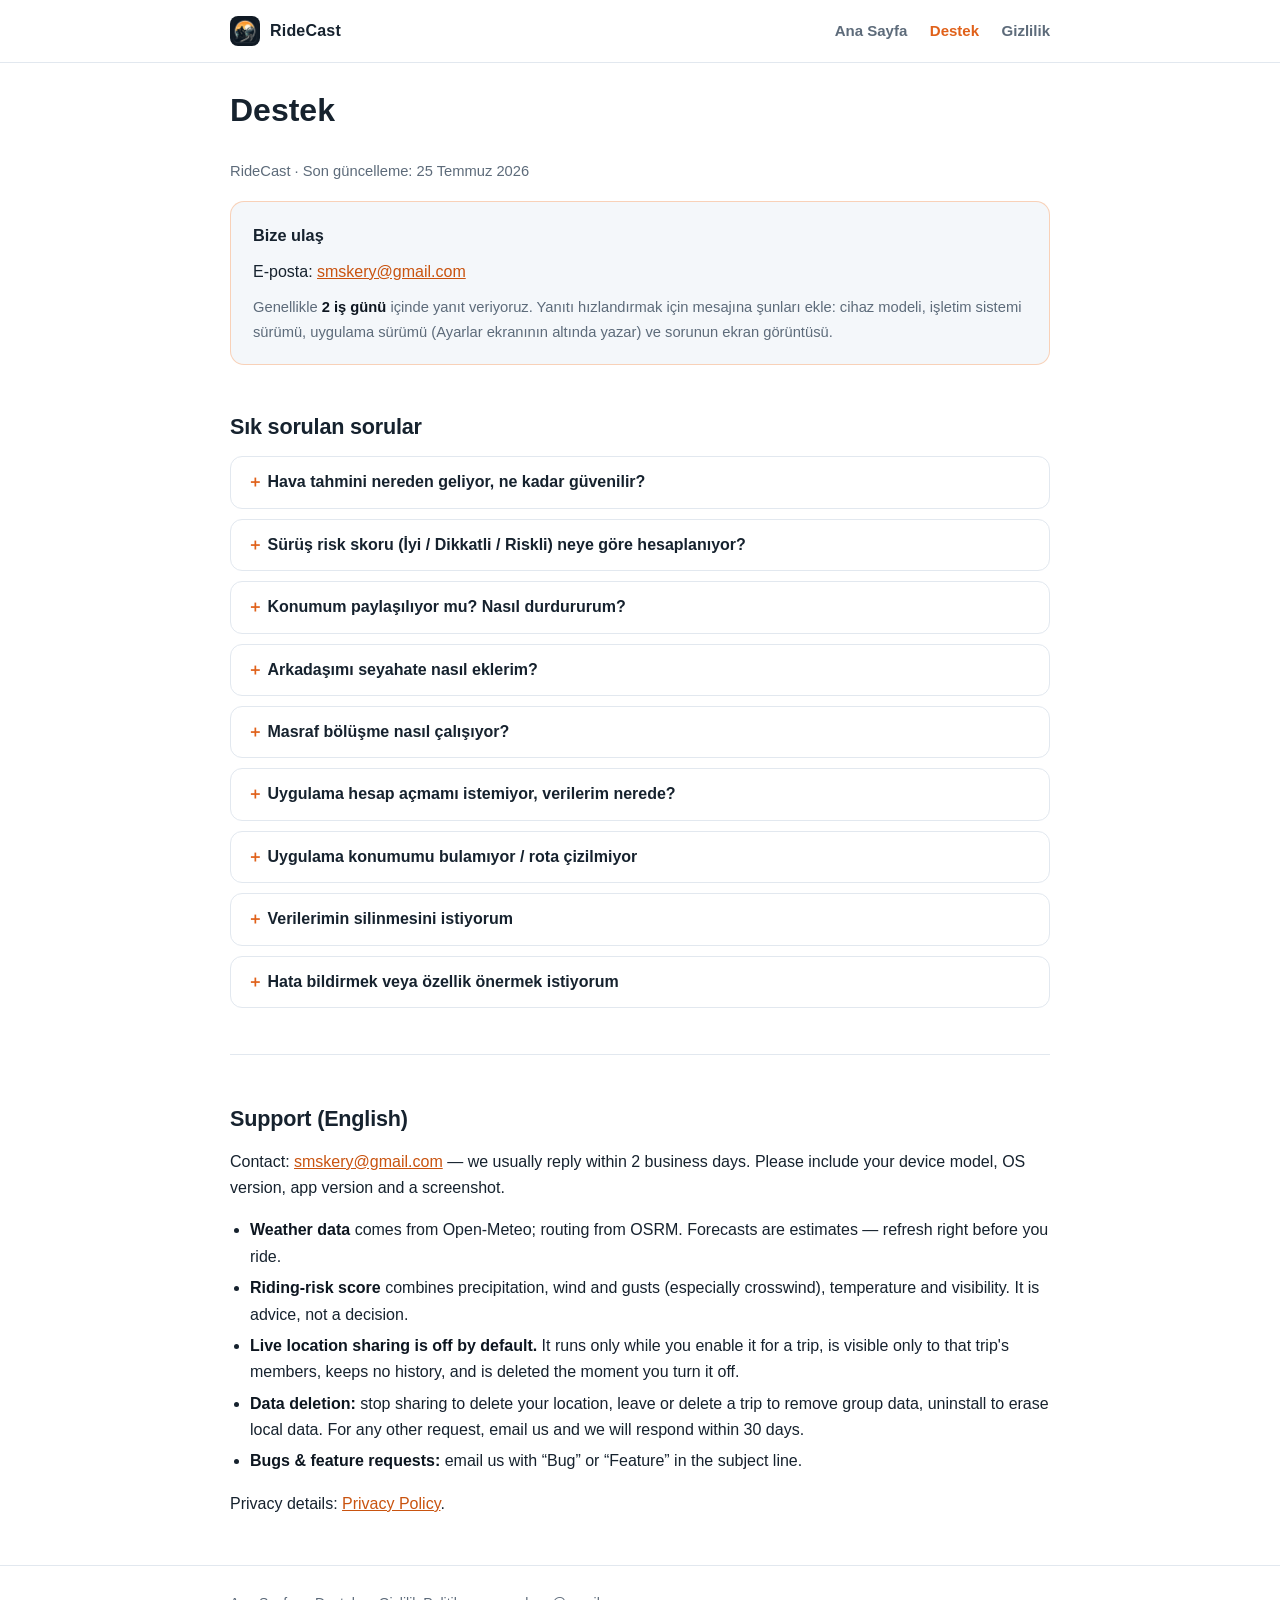
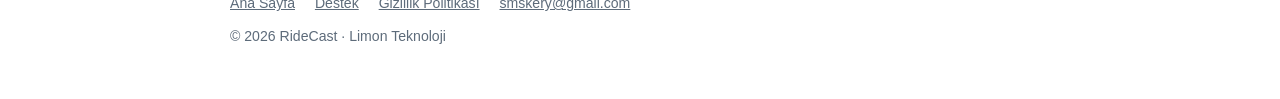
<file: ridecast/support.html>
<!DOCTYPE html>
<html lang="tr">
<head>
<meta charset="utf-8">
<meta name="viewport" content="width=device-width, initial-scale=1">
<title>RideCast — Destek / Support</title>
<meta name="description" content="RideCast destek sayfası: iletişim, sık sorulan sorular, sorun giderme ve veri silme talepleri.">
<link rel="icon" href="assets/icon.png">
<link rel="stylesheet" href="style.css">
</head>
<body>

<header class="site">
  <div class="wrap">
    <a class="brand" href="./"><img src="assets/icon.png" alt="RideCast"> RideCast</a>
    <nav>
      <a href="./">Ana Sayfa</a>
      <a href="support.html" aria-current="page">Destek</a>
      <a href="privacy.html">Gizlilik</a>
    </nav>
  </div>
</header>

<main class="wrap">

  <h1>Destek</h1>
  <p class="muted">RideCast · Son güncelleme: 25 Temmuz 2026</p>

  <div class="card accent">
    <h3 style="margin-top:0">Bize ulaş</h3>
    <p>E-posta: <a href="mailto:smskery@gmail.com">smskery@gmail.com</a></p>
    <p style="margin-bottom:0" class="muted">Genellikle <strong>2 iş günü</strong> içinde yanıt veriyoruz.
      Yanıtı hızlandırmak için mesajına şunları ekle: cihaz modeli, işletim sistemi sürümü,
      uygulama sürümü (Ayarlar ekranının altında yazar) ve sorunun ekran görüntüsü.</p>
  </div>

  <h2>Sık sorulan sorular</h2>

  <details>
    <summary>Hava tahmini nereden geliyor, ne kadar güvenilir?</summary>
    <p>Tahminler <strong>Open-Meteo</strong> servisinden, rota ise <strong>OSRM</strong> üzerinden hesaplanır.
      RideCast rotanı parçalara böler ve her parçaya <em>oraya tahmini varış saatindeki</em> tahmini eşler.
      Hava tahmini doğası gereği kesin değildir; yola çıkmadan hemen önce ekranı bir kez daha yenilemeni öneririz.</p>
  </details>

  <details>
    <summary>Sürüş risk skoru (İyi / Dikkatli / Riskli) neye göre hesaplanıyor?</summary>
    <p>Skor motosiklet sürüşü açısından önemli olan etkenleri birlikte değerlendirir: yağış miktarı ve olasılığı,
      rüzgâr hızı ve ani rüzgâr (özellikle yan rüzgâr), sıcaklık (donma ve aşırı sıcak eşikleri) ve görüş.
      Skor bir tavsiyedir, karar her zaman sürücüye aittir — yol durumu, lastik ve tecrübe ekranda görünmez.</p>
  </details>

  <details>
    <summary>Konumum paylaşılıyor mu? Nasıl durdururum?</summary>
    <p>Canlı konum paylaşımı <strong>varsayılan olarak kapalıdır</strong>. Yalnızca sen bir seyahatte
      paylaşımı açtığında çalışır ve konumun yalnızca <strong>o seyahatin üyelerine</strong> görünür.
      Paylaşımı seyahat ekranındaki anahtarla istediğin an kapatabilirsin; kapattığın anda sunucudaki
      son konumun silinir. Ayrıntılar için <a href="privacy.html">Gizlilik Politikası</a>.</p>
  </details>

  <details>
    <summary>Arkadaşımı seyahate nasıl eklerim?</summary>
    <p>Seyahat ekranındaki <strong>davet bağlantısını</strong> paylaş. Bağlantıya dokunan kişi aynı seyahate
      katılır; masraf bölüşmede davetli üyeler varsayılan olarak <strong>dahildir</strong>, istersen tek tek
      çıkarabilirsin.</p>
  </details>

  <details>
    <summary>Masraf bölüşme nasıl çalışıyor?</summary>
    <p>Herkesin harcamasını gir; RideCast eşit ya da <strong>dengesiz</strong> (kişi başı farklı pay) bölüşmeyi
      destekler. Sonuçta “kim kime ne kadar borçlu” hesabı, <strong>en az sayıda ödemeyle</strong> kapanacak
      şekilde sadeleştirilir.</p>
  </details>

  <details>
    <summary>Uygulama hesap açmamı istemiyor, verilerim nerede?</summary>
    <p>RideCast hesap oluşturmaz; gerçek adını, e-postanı veya telefonunu almaz. Seyahat planların ve ayarların
      cihazında saklanır. Yalnızca paylaşımlı seyahatlerde takma adın, masraf kayıtların ve (açtıysan) canlı
      konumun sunucuya (Supabase, AB/Frankfurt) yazılır.</p>
  </details>

  <details>
    <summary>Uygulama konumumu bulamıyor / rota çizilmiyor</summary>
    <p>Sırayla dene: (1) cihaz ayarlarından RideCast için konum iznini kontrol et,
      (2) internet bağlantını doğrula — hava ve rota servisleri çevrimiçi çalışır,
      (3) uygulamayı tamamen kapatıp yeniden aç,
      (4) mağazadan güncelleme olup olmadığına bak. Sorun sürerse cihaz modeli ve ekran görüntüsüyle bize yaz.</p>
  </details>

  <details>
    <summary>Verilerimin silinmesini istiyorum</summary>
    <p>Canlı konumun paylaşımı durdurduğunda hemen silinir. Grup verilerin (takma ad, masraf kayıtları) seyahatten
      ayrıldığında veya seyahat silindiğinde kaldırılır. Cihazındaki tüm yerel veriler uygulamayı kaldırdığında
      silinir. Bunların dışında bir silme talebin varsa <a href="mailto:smskery@gmail.com">smskery@gmail.com</a>
      adresine yaz; talebini <strong>30 gün</strong> içinde sonuçlandırırız.</p>
  </details>

  <details>
    <summary>Hata bildirmek veya özellik önermek istiyorum</summary>
    <p>Memnuniyetle. <a href="mailto:smskery@gmail.com">smskery@gmail.com</a> adresine yaz; konuyu
      “Hata” ya da “Öneri” diye başlıklandırırsan daha hızlı sıraya alırız.</p>
  </details>

  <hr>

  <h2 id="en">Support (English)</h2>
  <p>Contact: <a href="mailto:smskery@gmail.com">smskery@gmail.com</a> — we usually reply within 2 business days.
    Please include your device model, OS version, app version and a screenshot.</p>
  <ul>
    <li><strong>Weather data</strong> comes from Open-Meteo; routing from OSRM. Forecasts are estimates — refresh right before you ride.</li>
    <li><strong>Riding-risk score</strong> combines precipitation, wind and gusts (especially crosswind), temperature and visibility. It is advice, not a decision.</li>
    <li><strong>Live location sharing is off by default.</strong> It runs only while you enable it for a trip, is visible only to that trip's members, keeps no history, and is deleted the moment you turn it off.</li>
    <li><strong>Data deletion:</strong> stop sharing to delete your location, leave or delete a trip to remove group data, uninstall to erase local data. For any other request, email us and we will respond within 30 days.</li>
    <li><strong>Bugs &amp; feature requests:</strong> email us with “Bug” or “Feature” in the subject line.</li>
  </ul>
  <p>Privacy details: <a href="privacy.html">Privacy Policy</a>.</p>

</main>

<footer class="site">
  <div class="wrap">
    <a href="./">Ana Sayfa</a>
    <a href="support.html">Destek</a>
    <a href="privacy.html">Gizlilik Politikası</a>
    <a href="mailto:smskery@gmail.com">smskery@gmail.com</a>
    <p>© 2026 RideCast · Limon Teknoloji</p>
  </div>
</footer>

</body>
</html>
</file>
<file: ridecast/style.css>
:root {
  --bg: #0d1620;
  --bg-soft: #131f2c;
  --card: #16232f;
  --line: #24333f;
  --text: #e8eef4;
  --muted: #9aa9b7;
  --accent: #ff8a3d;
  --accent-soft: rgba(255, 138, 61, 0.12);
  --link: #ffa869;
  --radius: 14px;
}

* { box-sizing: border-box; }

body {
  margin: 0;
  font-family: -apple-system, BlinkMacSystemFont, "Segoe UI", Roboto, Helvetica, Arial, sans-serif;
  background: var(--bg);
  color: var(--text);
  line-height: 1.65;
  -webkit-font-smoothing: antialiased;
}

.wrap {
  max-width: 860px;
  margin: 0 auto;
  padding: 0 20px;
}

/* ---------- header / nav ---------- */
header.site {
  border-bottom: 1px solid var(--line);
  background: rgba(13, 22, 32, 0.92);
  position: sticky;
  top: 0;
  z-index: 10;
  backdrop-filter: blur(8px);
}
header.site .wrap {
  display: flex;
  align-items: center;
  gap: 16px;
  min-height: 62px;
  flex-wrap: wrap;
}
.brand {
  display: flex;
  align-items: center;
  gap: 10px;
  font-weight: 700;
  letter-spacing: .2px;
  text-decoration: none;
  color: var(--text);
  margin-right: auto;
}
.brand img { width: 30px; height: 30px; border-radius: 8px; }
nav a {
  color: var(--muted);
  text-decoration: none;
  font-size: .94rem;
  font-weight: 600;
  margin-left: 18px;
}
nav a:hover, nav a[aria-current="page"] { color: var(--accent); }

/* ---------- hero ---------- */
.hero {
  padding: 64px 0 48px;
  text-align: center;
  background:
    radial-gradient(900px 380px at 50% -120px, rgba(255, 138, 61, .16), transparent 70%),
    var(--bg);
}
.hero img.appicon {
  width: 96px; height: 96px;
  border-radius: 22px;
  box-shadow: 0 12px 34px rgba(0, 0, 0, .5);
}
.hero h1 {
  font-size: clamp(2rem, 5vw, 2.9rem);
  margin: 22px 0 8px;
  letter-spacing: -.5px;
}
.hero p.tagline {
  font-size: 1.12rem;
  color: var(--muted);
  max-width: 560px;
  margin: 0 auto 26px;
}
.badge {
  display: inline-block;
  background: var(--accent-soft);
  color: var(--accent);
  border: 1px solid rgba(255, 138, 61, .3);
  border-radius: 999px;
  padding: 5px 14px;
  font-size: .82rem;
  font-weight: 700;
  letter-spacing: .3px;
}

/* ---------- content ---------- */
main { padding: 8px 0 24px; }
h2 {
  font-size: 1.35rem;
  margin: 44px 0 12px;
  letter-spacing: -.2px;
}
h3 { font-size: 1.02rem; margin: 26px 0 6px; }
p { margin: 10px 0; }
a { color: var(--link); }
.muted { color: var(--muted); font-size: .92rem; }
strong { color: #fff; }

.features {
  display: grid;
  grid-template-columns: repeat(auto-fit, minmax(240px, 1fr));
  gap: 14px;
  margin: 26px 0 8px;
}
.feature {
  background: var(--card);
  border: 1px solid var(--line);
  border-radius: var(--radius);
  padding: 18px 18px 20px;
}
.feature .ico { font-size: 1.5rem; }
.feature h3 { margin: 8px 0 4px; font-size: 1.03rem; }
.feature p { margin: 0; color: var(--muted); font-size: .94rem; }

.shots {
  display: grid;
  grid-template-columns: repeat(auto-fit, minmax(180px, 1fr));
  gap: 16px;
  margin: 24px 0;
}
.shots figure { margin: 0; }
.shots img {
  width: 100%;
  max-width: 100%;
  border-radius: 12px;
  border: 1px solid var(--line);
  display: block;
}
.shots figcaption {
  color: var(--muted);
  font-size: .85rem;
  text-align: center;
  margin-top: 8px;
}

.card {
  background: var(--card);
  border: 1px solid var(--line);
  border-radius: var(--radius);
  padding: 20px 22px;
  margin: 18px 0;
}
.card.accent { border-color: rgba(255, 138, 61, .35); background: var(--bg-soft); }

.btn {
  display: inline-block;
  background: var(--accent);
  color: #17222c;
  font-weight: 700;
  text-decoration: none;
  padding: 12px 22px;
  border-radius: 999px;
}
.btn:hover { filter: brightness(1.08); }
.btn.ghost {
  background: transparent;
  color: var(--accent);
  border: 1px solid rgba(255, 138, 61, .45);
}

.table-scroll { overflow-x: auto; margin: 14px 0; }
table { border-collapse: collapse; width: 100%; font-size: .92rem; min-width: 420px; }
th, td { border: 1px solid var(--line); padding: 9px 11px; text-align: left; vertical-align: top; }
th { background: var(--bg-soft); color: #fff; }

ul { padding-left: 20px; }
li { margin: 5px 0; }

details {
  border: 1px solid var(--line);
  border-radius: 12px;
  padding: 12px 16px;
  margin: 10px 0;
  background: var(--card);
}
details summary {
  cursor: pointer;
  font-weight: 650;
  list-style: none;
}
details summary::-webkit-details-marker { display: none; }
details summary::before { content: "＋ "; color: var(--accent); font-weight: 700; }
details[open] summary::before { content: "－ "; }
details p:last-child { margin-bottom: 4px; }

hr { border: none; border-top: 1px solid var(--line); margin: 46px 0; }

footer.site {
  border-top: 1px solid var(--line);
  margin-top: 48px;
  padding: 26px 0 40px;
  color: var(--muted);
  font-size: .88rem;
}
footer.site a { color: var(--muted); margin-right: 16px; }
footer.site a:hover { color: var(--accent); }

@media (prefers-color-scheme: light) {
  :root {
    --bg: #ffffff;
    --bg-soft: #f4f7fa;
    --card: #ffffff;
    --line: #e2e8ef;
    --text: #16222e;
    --muted: #5d6b7a;
    --accent: #e0611a;
    --accent-soft: rgba(224, 97, 26, 0.09);
    --link: #c9530f;
  }
  header.site { background: rgba(255, 255, 255, .92); }
  .hero { background: radial-gradient(900px 380px at 50% -120px, rgba(224, 97, 26, .10), transparent 70%), var(--bg); }
  .hero img.appicon { box-shadow: 0 10px 26px rgba(20, 34, 48, .16); }
  strong { color: #0d1620; }
  .btn { color: #fff; }
}
</file>
